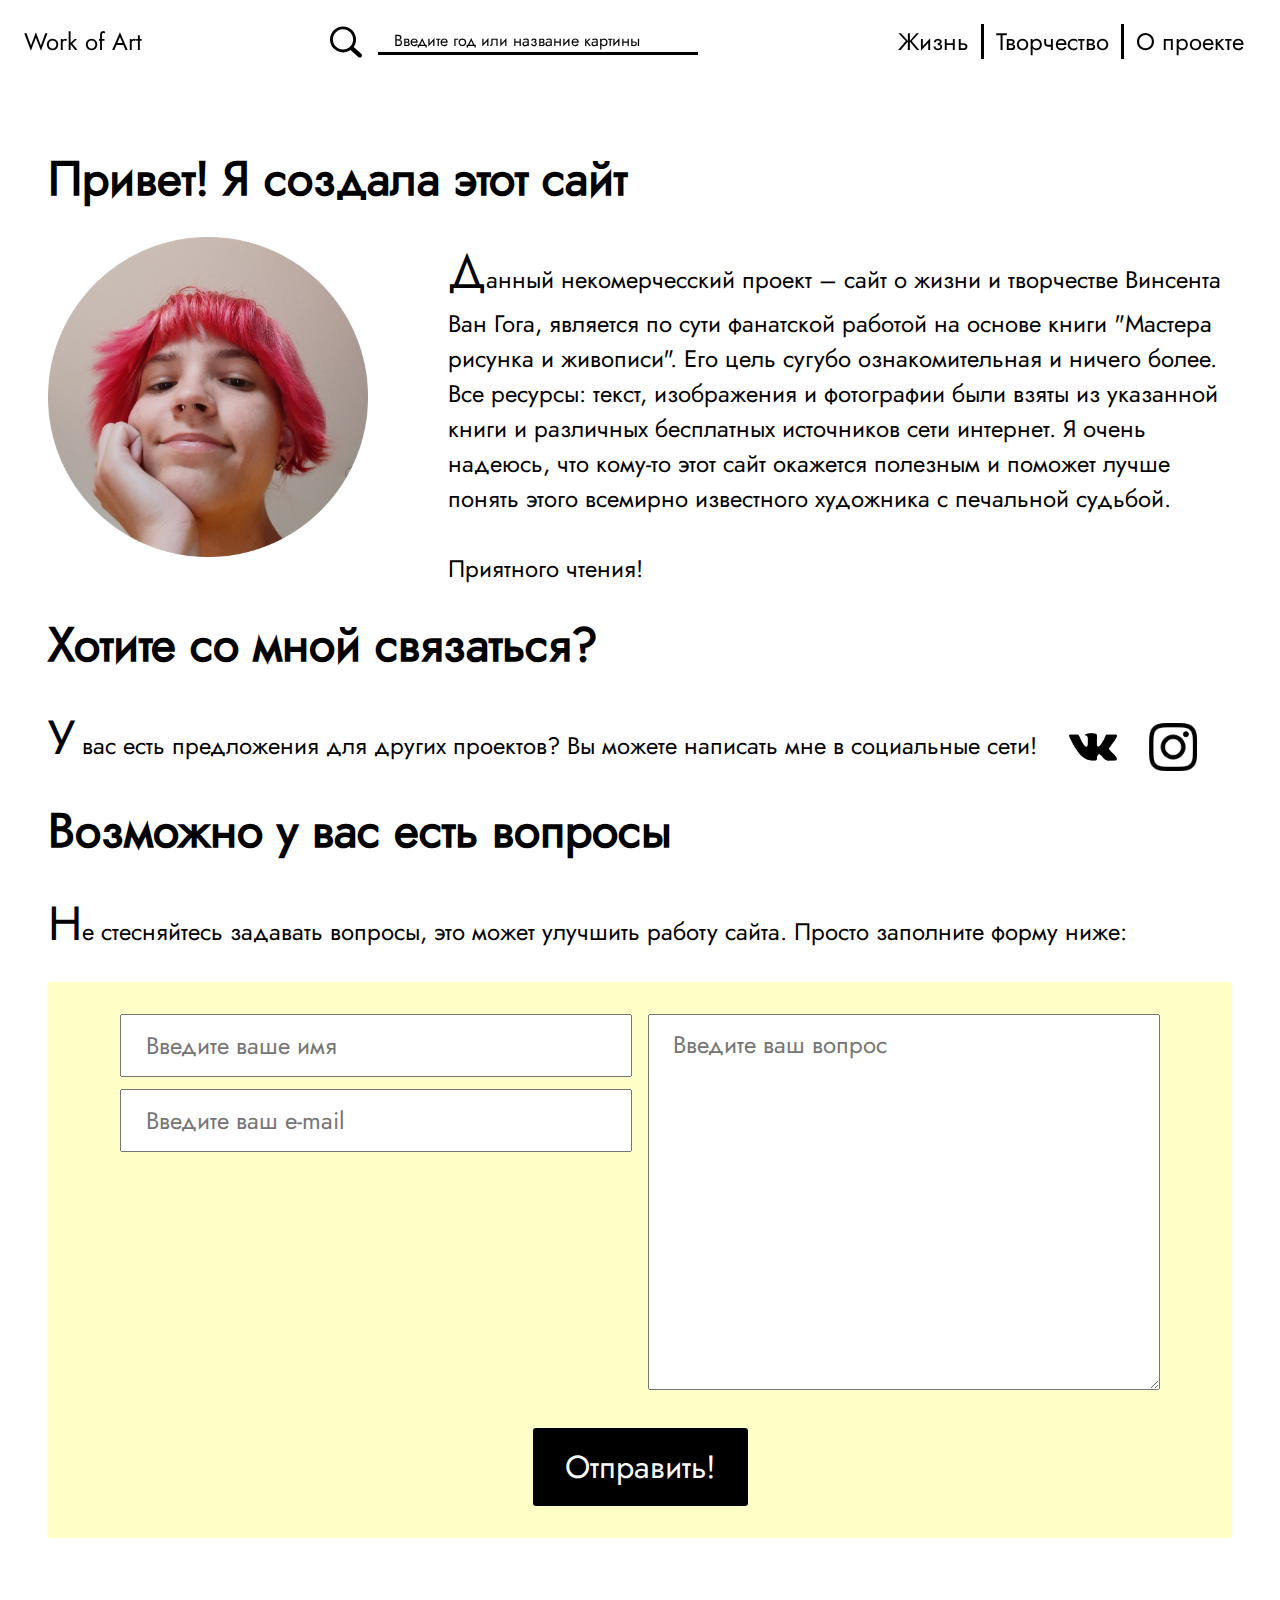
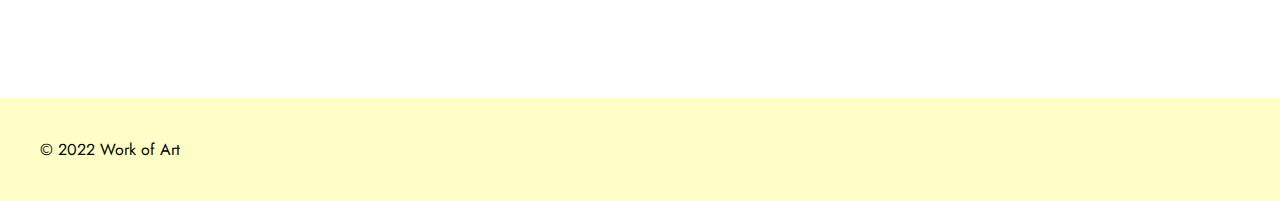
<file: about.html>
<!DOCTYPE html>
<html lang="en">

<head>
    <meta charset="UTF-8">
    <meta http-equiv="X-UA-Compatible" content="IE=edge">
    <meta name="viewport" content="width=device-width, initial-scale=1.0">
    <link rel="stylesheet" href="./style.css">
    <title>О проекте</title>
</head>

<body>
    <header>
        <div class="logo">
            <a href="./index.html">Work of Art</a>
        </div>
        <form action="./gallery.html" class="search">
            <label for="globalsearch">
                <svg version="1.1" id="Layer_1" xmlns="http://www.w3.org/2000/svg"
                    xmlns:xlink="http://www.w3.org/1999/xlink" x="0px" y="0px" width="32" height="32"
                    viewBox="0 0 122.879 119.799" enable-background="new 0 0 122.879 119.799" xml:space="preserve">
                    <g>
                        <path
                            d="M49.988,0h0.016v0.007C63.803,0.011,76.298,5.608,85.34,14.652c9.027,9.031,14.619,21.515,14.628,35.303h0.007v0.033v0.04 h-0.007c-0.005,5.557-0.917,10.905-2.594,15.892c-0.281,0.837-0.575,1.641-0.877,2.409v0.007c-1.446,3.66-3.315,7.12-5.547,10.307 l29.082,26.139l0.018,0.016l0.157,0.146l0.011,0.011c1.642,1.563,2.536,3.656,2.649,5.78c0.11,2.1-0.543,4.248-1.979,5.971 l-0.011,0.016l-0.175,0.203l-0.035,0.035l-0.146,0.16l-0.016,0.021c-1.565,1.642-3.654,2.534-5.78,2.646 c-2.097,0.111-4.247-0.54-5.971-1.978l-0.015-0.011l-0.204-0.175l-0.029-0.024L78.761,90.865c-0.88,0.62-1.778,1.209-2.687,1.765 c-1.233,0.755-2.51,1.466-3.813,2.115c-6.699,3.342-14.269,5.222-22.272,5.222v0.007h-0.016v-0.007 c-13.799-0.004-26.296-5.601-35.338-14.645C5.605,76.291,0.016,63.805,0.007,50.021H0v-0.033v-0.016h0.007 c0.004-13.799,5.601-26.296,14.645-35.338C23.683,5.608,36.167,0.016,49.955,0.007V0H49.988L49.988,0z M50.004,11.21v0.007h-0.016 h-0.033V11.21c-10.686,0.007-20.372,4.35-27.384,11.359C15.56,29.578,11.213,39.274,11.21,49.973h0.007v0.016v0.033H11.21 c0.007,10.686,4.347,20.367,11.359,27.381c7.009,7.012,16.705,11.359,27.403,11.361v-0.007h0.016h0.033v0.007 c10.686-0.007,20.368-4.348,27.382-11.359c7.011-7.009,11.358-16.702,11.36-27.4h-0.006v-0.016v-0.033h0.006 c-0.006-10.686-4.35-20.372-11.358-27.384C70.396,15.56,60.703,11.213,50.004,11.21L50.004,11.21z" />
                    </g>
                </svg>
            </label>
            <input type="search" name="q" id="globalsearch" placeholder="Введите год или название картины">
        </form>
        <nav id="header-nav">
            <a href="./life.html">Жизнь</a><a href="./gallery.html">Творчество</a><a href="./about.html">О проекте</a>
        </nav>
    </header>

    <div class="content">
        <main>
            <h2>Привет! Я создала этот сайт</h2>
            <div class="flex">
                <img src="./img/Ellipse 7.png" alt="Photo" class="photo">
                <p>Данный некомерчесский проект – сайт о жизни и творчестве Винсента Ван Гога, является по сути фанатской работой на основе книги "Мастера рисунка и живописи". Его цель сугубо ознакомительная и ничего более. Все ресурсы: текст, изображения и фотографии были взяты из указанной книги и различных бесплатных источников сети интернет. Я очень надеюсь, что кому-то этот сайт окажется полезным и поможет лучше понять этого всемирно известного художника с печальной судьбой. <br><br>
                Приятного чтения!
                </p>
            </div>
            <h2>Хотите со мной связаться?</h2>
            <div class="flex align-center">
                <p>У вас есть предложения для других проектов? Вы можете написать мне в социальные сети!</p>
                <a href="https://vk.com/"><img src="./img/vk-logo.png" alt="VK" class="social"></a>
                <a href="https://instagram.com/"><img src="./img/instagram-logo.png" alt="Instagram" class="social"></a>
            </div>
            <h2>Возможно у вас есть вопросы</h2>
            <p>Не стесняйтесь задавать вопросы, это может улучшить работу сайта. Просто заполните форму ниже:</p>
            <form action="mailto:polly_maltseva@outlook.com" class="contact-me">
                <div class="flex">
                    <div class="contact">
                        <input type="text" name="subject" id="subject" placeholder="Введите ваше имя">
                        <input type="text" name="email" id="email" placeholder="Введите ваш e-mail">
                    </div>
                    <div class="message">
                        <textarea name="body" id="body" cols="30" rows="10" placeholder="Введите ваш вопрос"></textarea>
                    </div>
                </div>
                <input type="submit" value="Отправить!">
            </form>
        </main>
    </div>

    <footer>
        © 2022 Work of Art
    </footer>

    <script src="./script.js"></script>
</body>

</html>
</file>
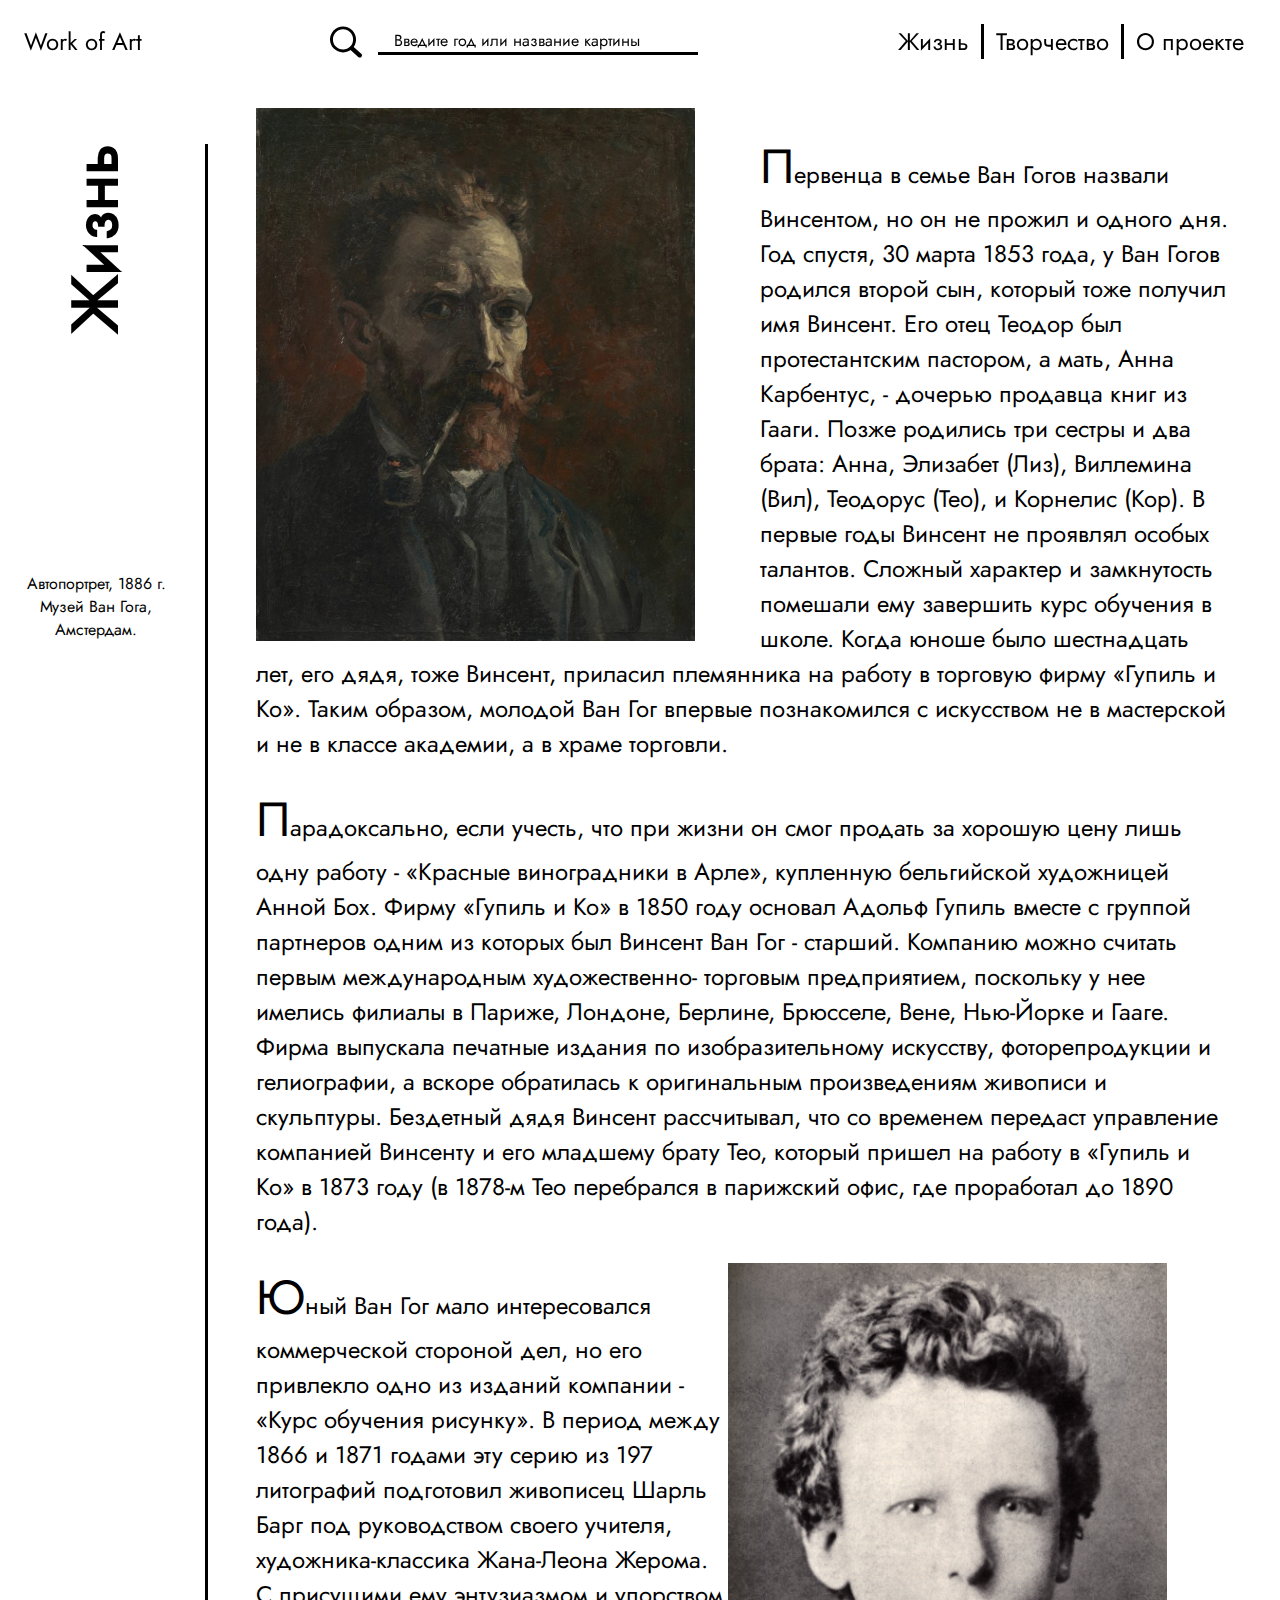
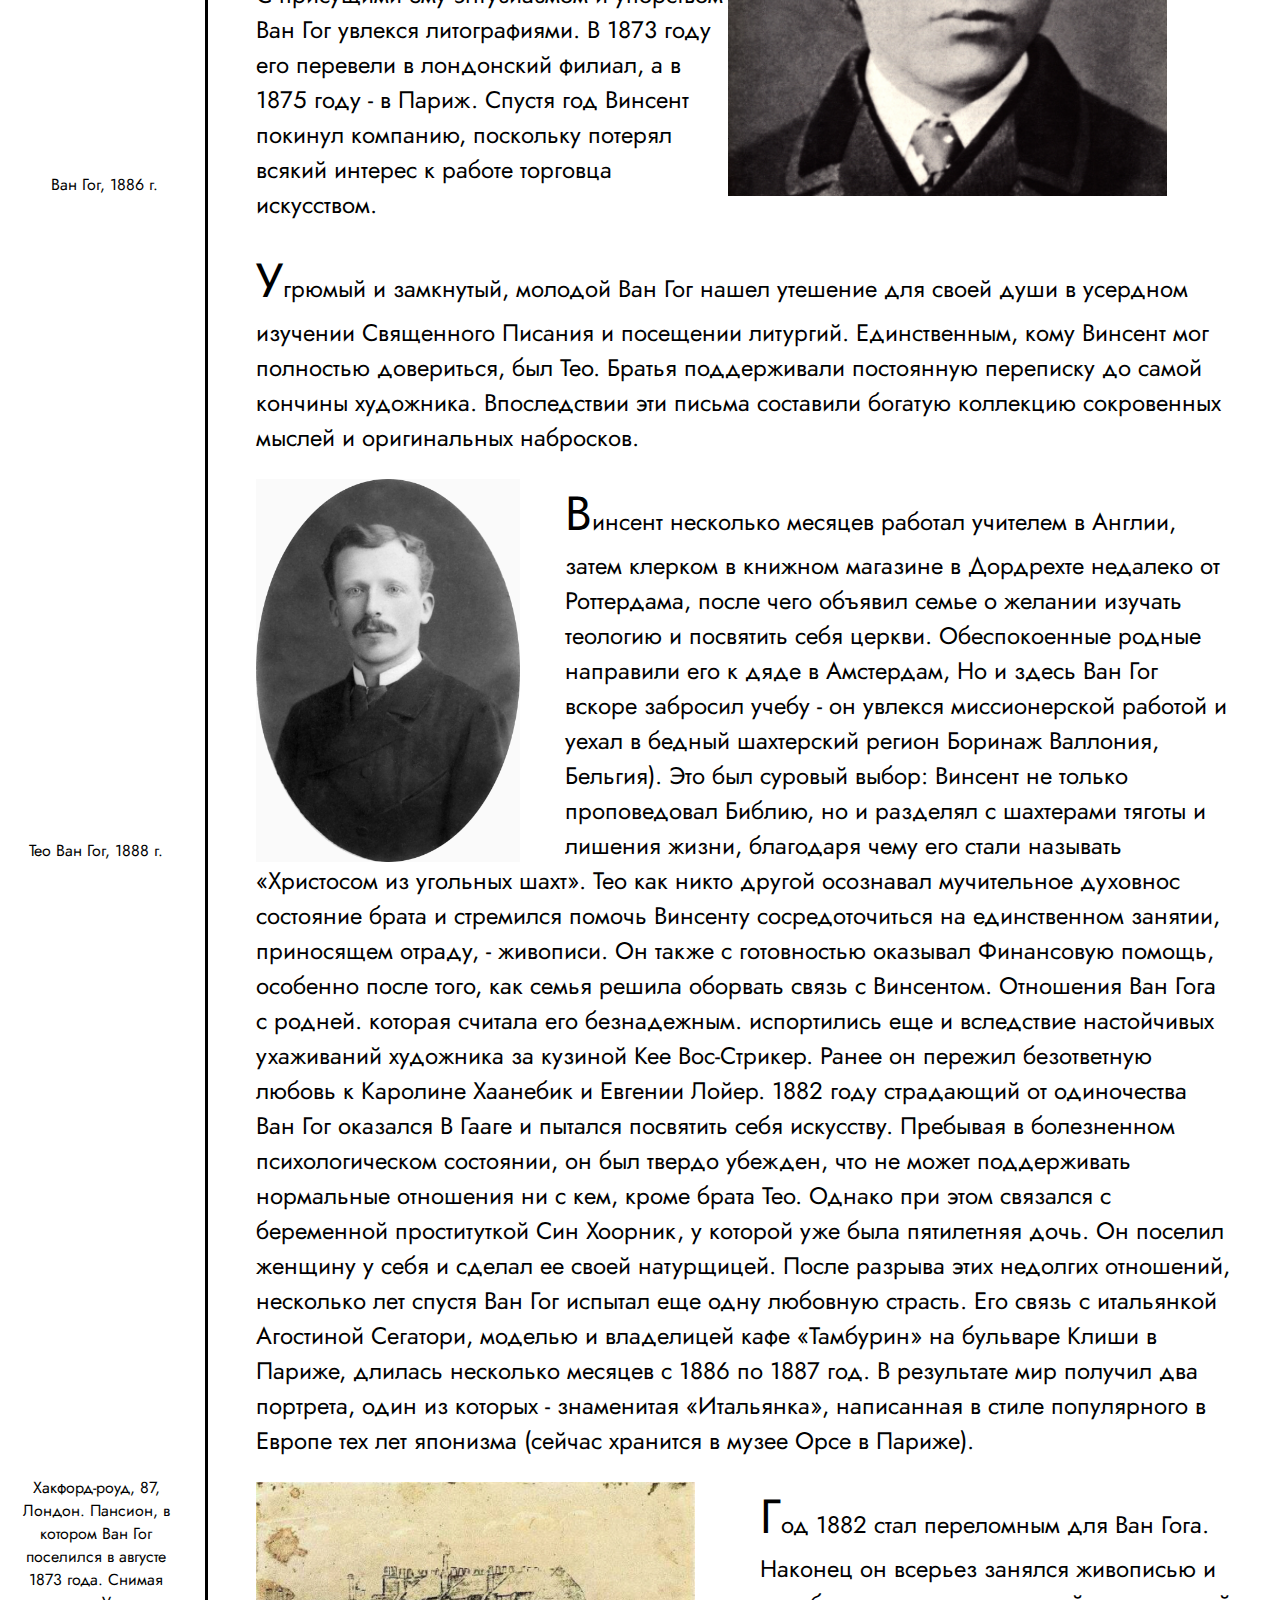
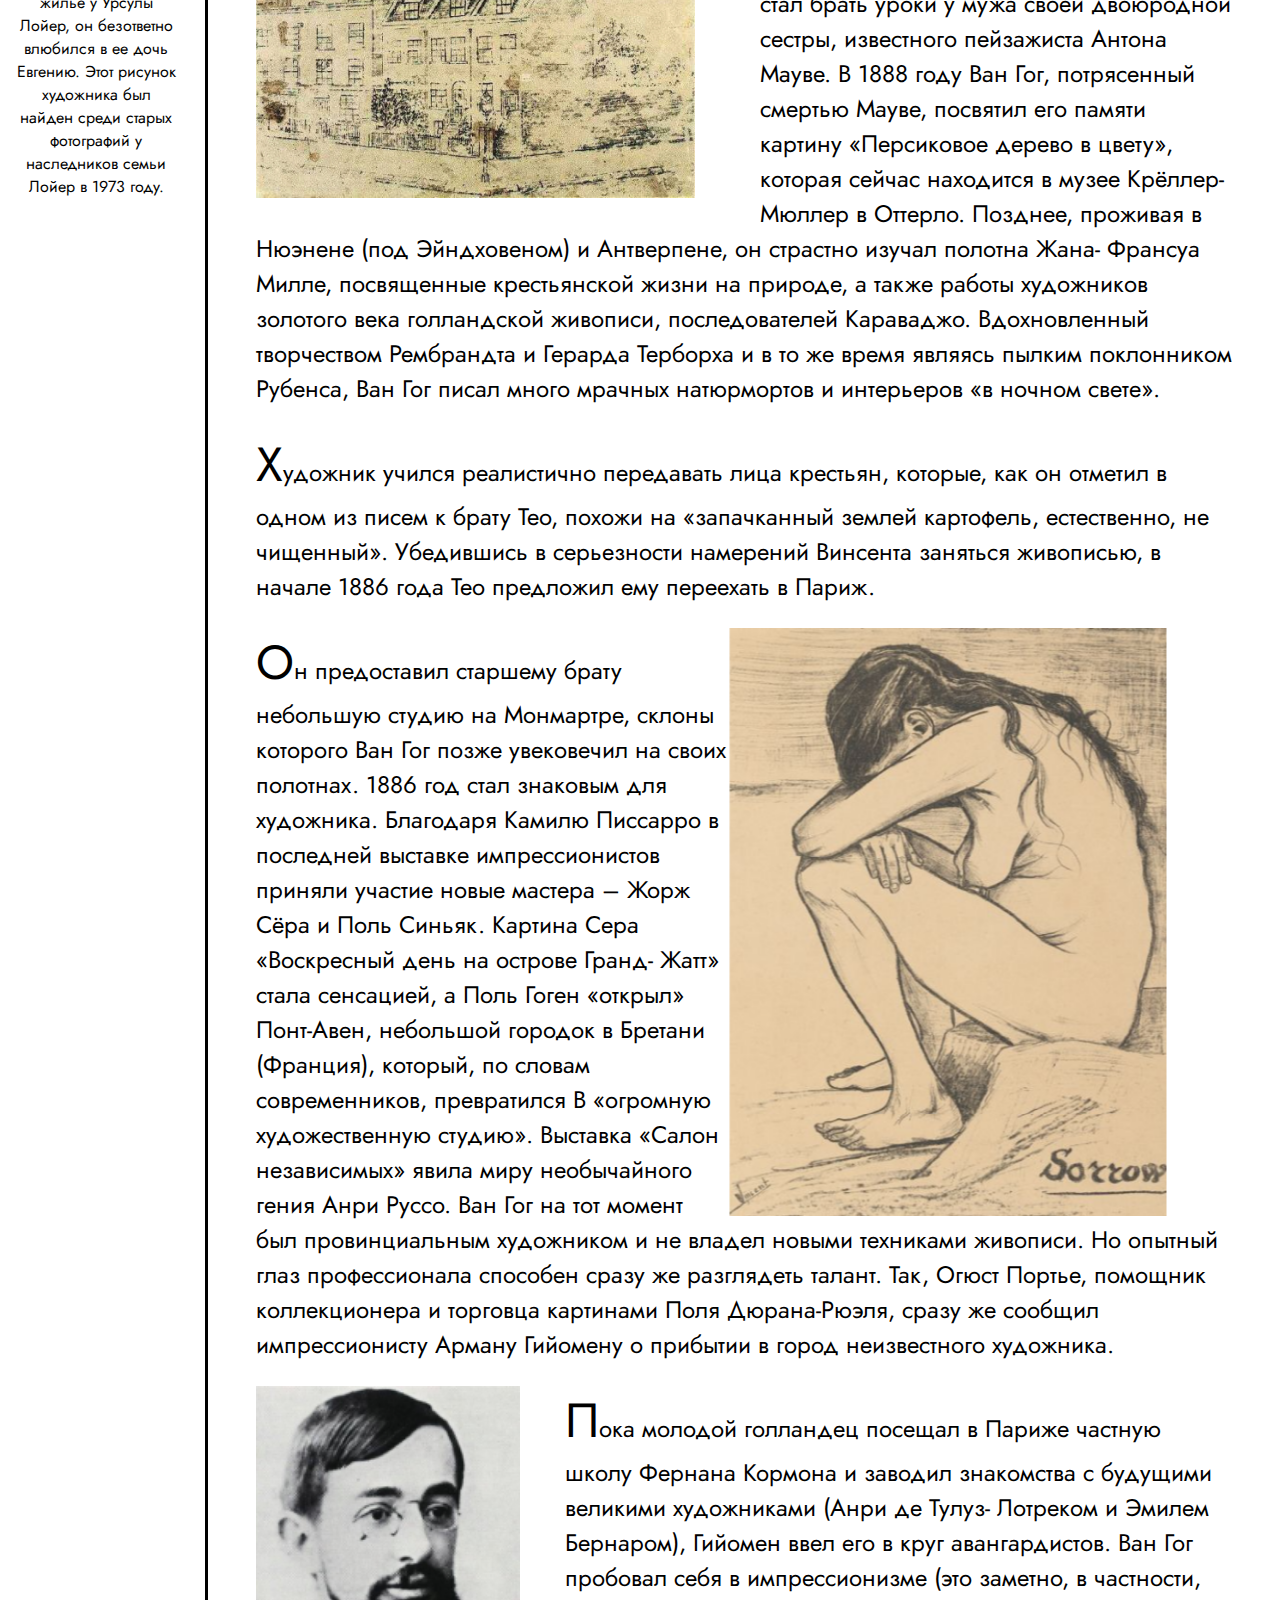
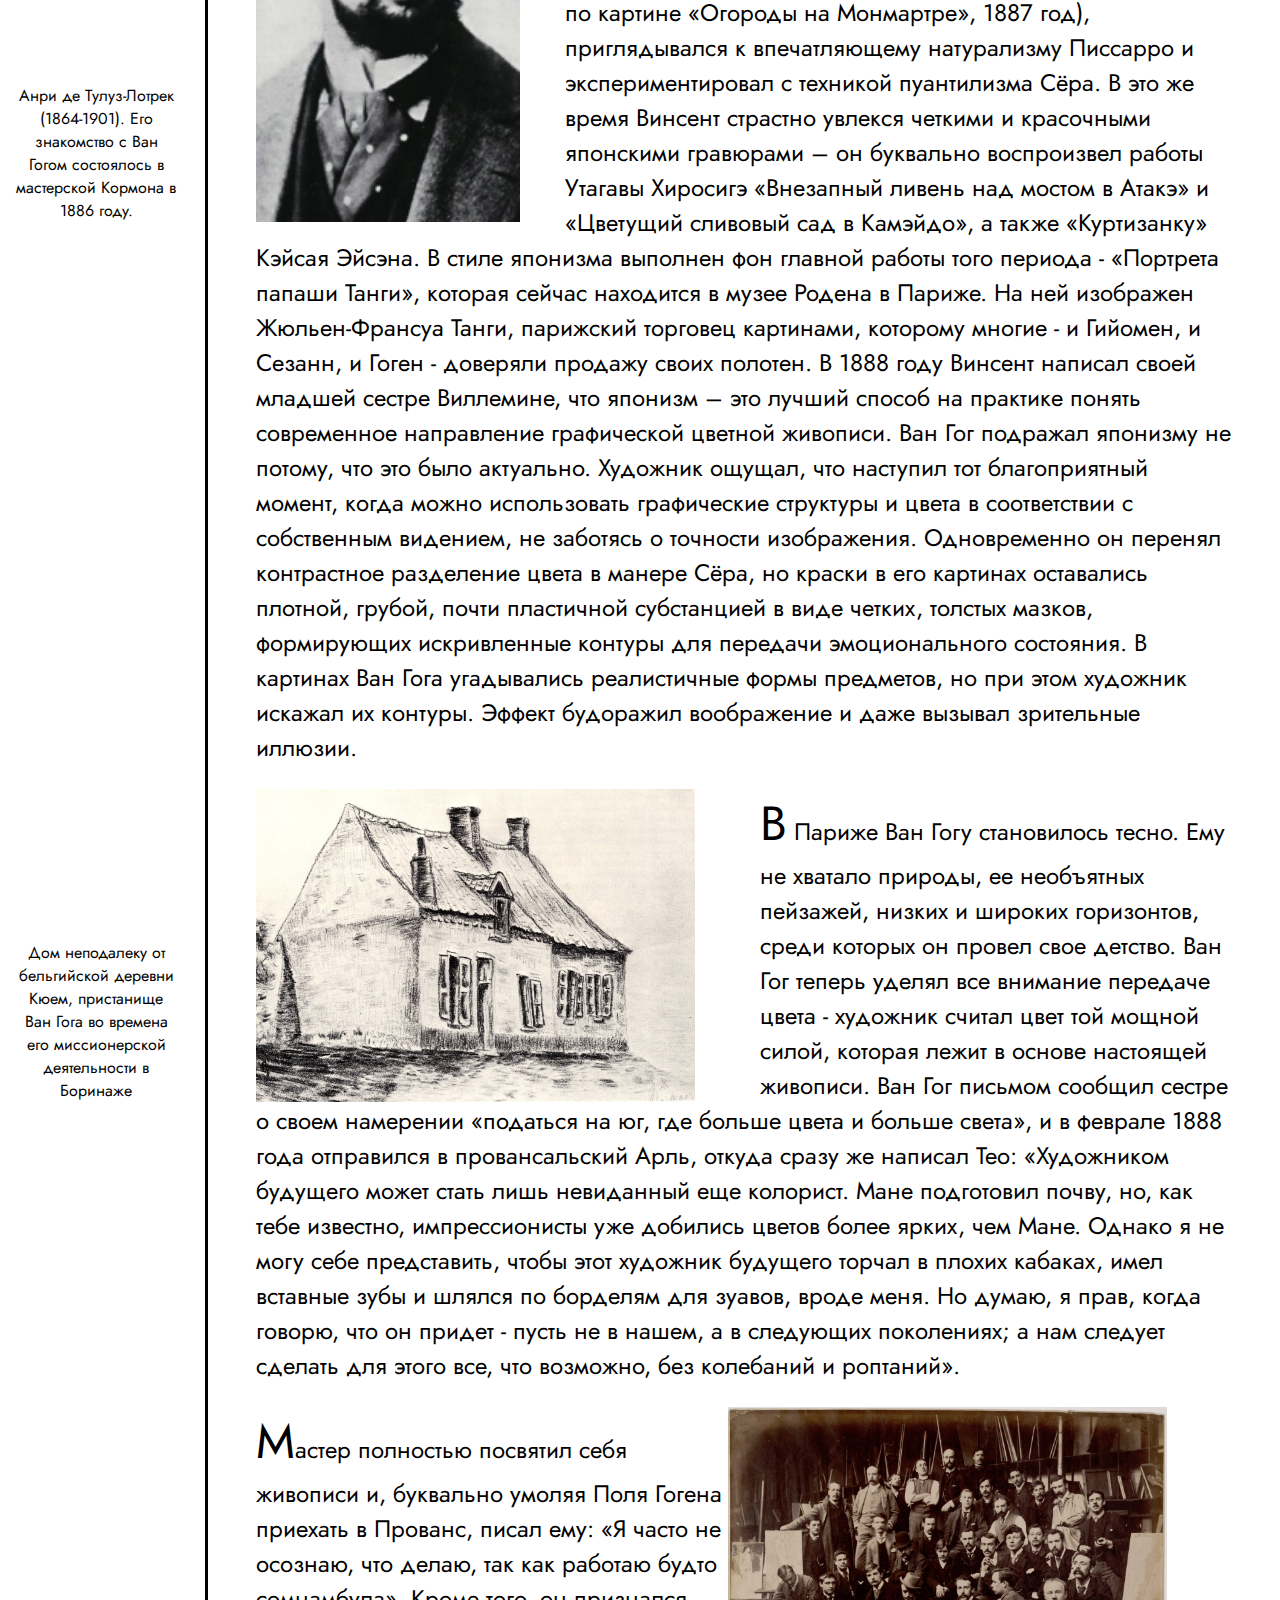
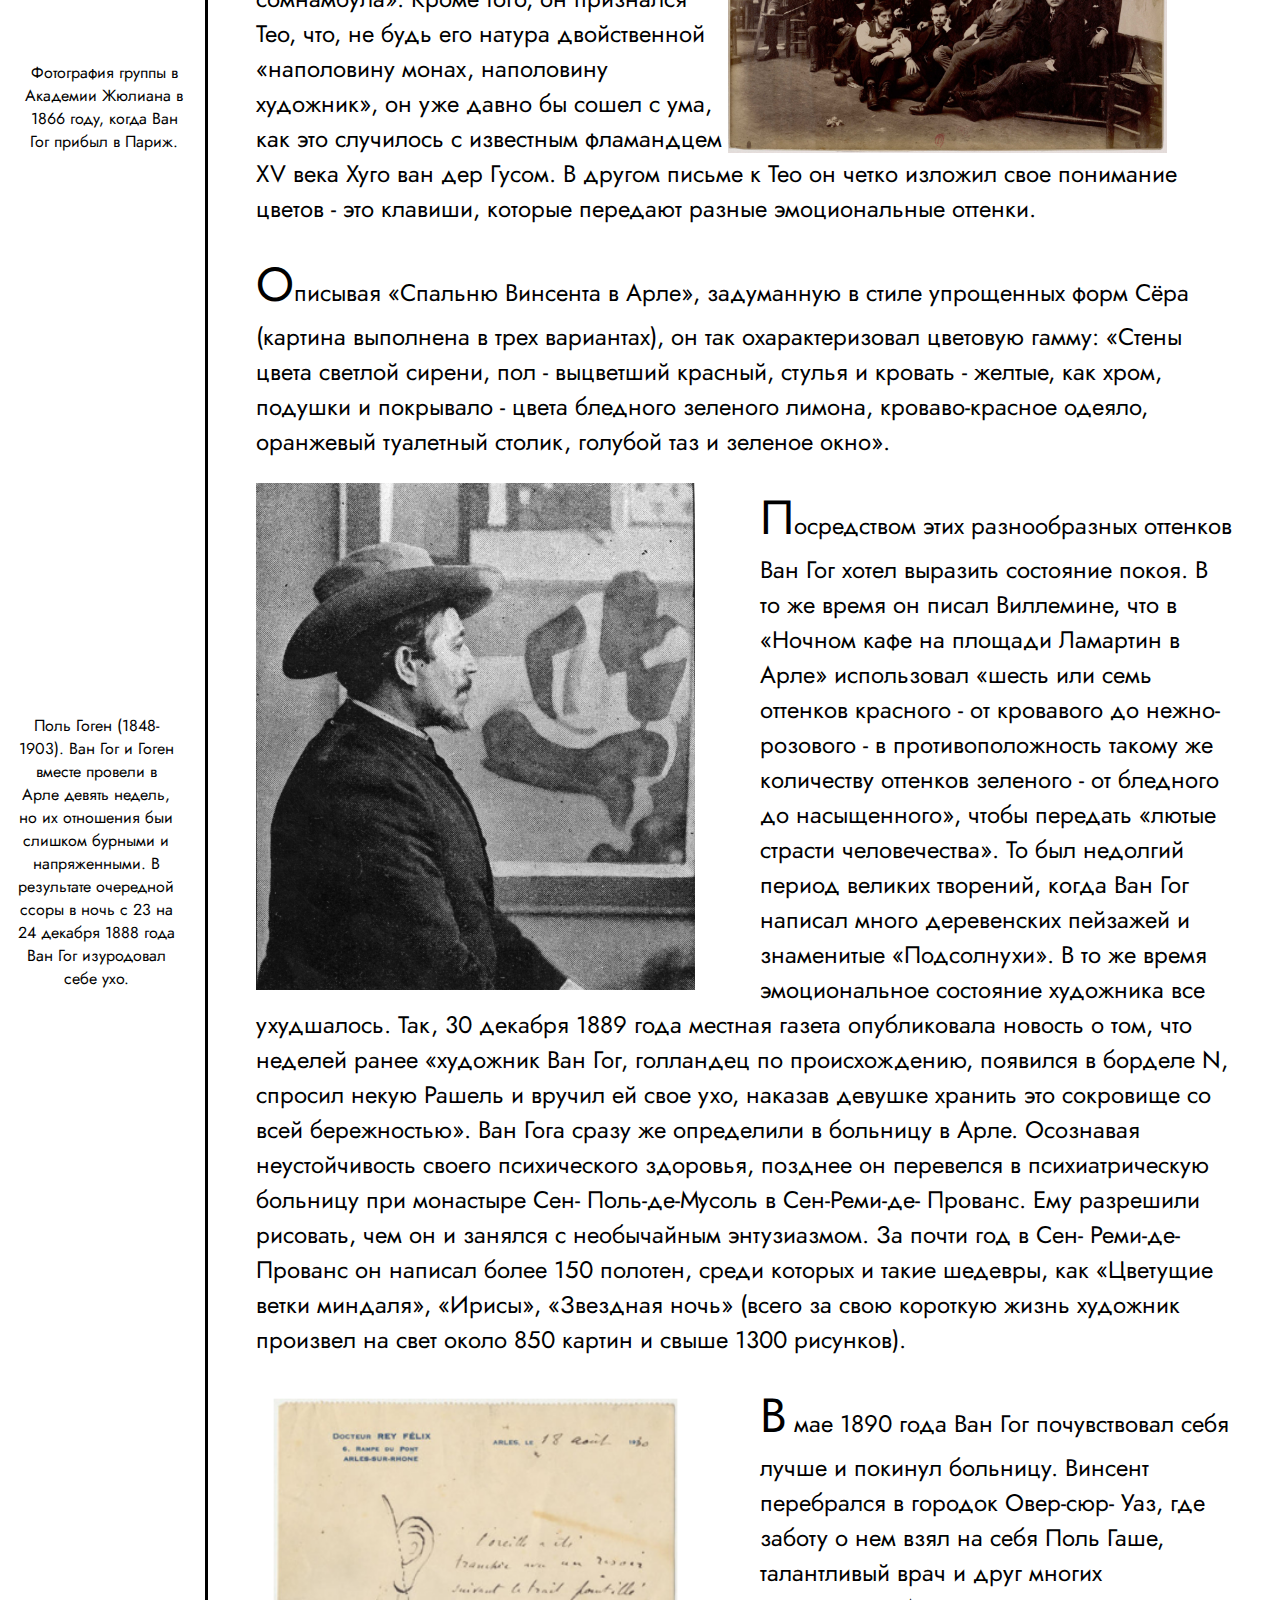
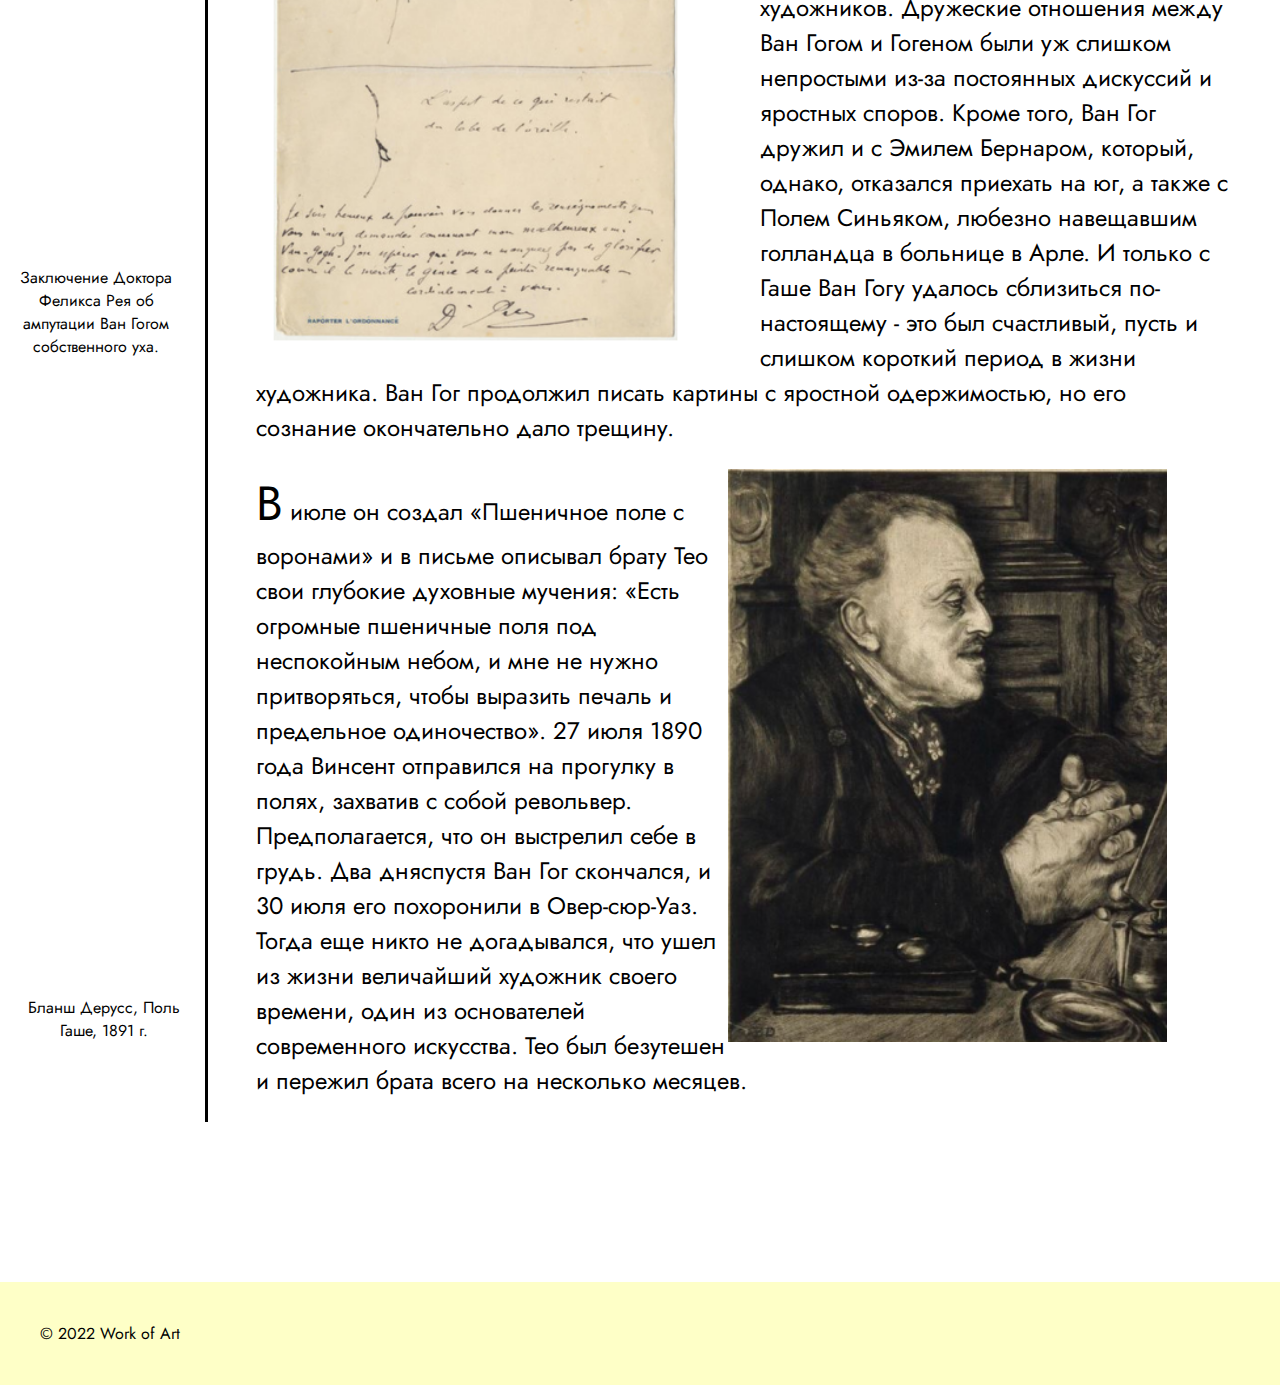
<file: life.html>
<!DOCTYPE html>
<html lang="en">

<head>
    <meta charset="UTF-8">
    <meta http-equiv="X-UA-Compatible" content="IE=edge">
    <meta name="viewport" content="width=device-width, initial-scale=1.0">
    <link rel="stylesheet" href="./style.css">
    <title>Биография</title>
</head>

<body>
    <header>
        <div class="logo">
            <a href="./index.html">Work of Art</a>
        </div>
        <form action="./gallery.html" class="search">
            <label for="globalsearch">
                <svg version="1.1" id="Layer_1" xmlns="http://www.w3.org/2000/svg"
                    xmlns:xlink="http://www.w3.org/1999/xlink" x="0px" y="0px" width="32" height="32"
                    viewBox="0 0 122.879 119.799" enable-background="new 0 0 122.879 119.799" xml:space="preserve">
                    <g>
                        <path
                            d="M49.988,0h0.016v0.007C63.803,0.011,76.298,5.608,85.34,14.652c9.027,9.031,14.619,21.515,14.628,35.303h0.007v0.033v0.04 h-0.007c-0.005,5.557-0.917,10.905-2.594,15.892c-0.281,0.837-0.575,1.641-0.877,2.409v0.007c-1.446,3.66-3.315,7.12-5.547,10.307 l29.082,26.139l0.018,0.016l0.157,0.146l0.011,0.011c1.642,1.563,2.536,3.656,2.649,5.78c0.11,2.1-0.543,4.248-1.979,5.971 l-0.011,0.016l-0.175,0.203l-0.035,0.035l-0.146,0.16l-0.016,0.021c-1.565,1.642-3.654,2.534-5.78,2.646 c-2.097,0.111-4.247-0.54-5.971-1.978l-0.015-0.011l-0.204-0.175l-0.029-0.024L78.761,90.865c-0.88,0.62-1.778,1.209-2.687,1.765 c-1.233,0.755-2.51,1.466-3.813,2.115c-6.699,3.342-14.269,5.222-22.272,5.222v0.007h-0.016v-0.007 c-13.799-0.004-26.296-5.601-35.338-14.645C5.605,76.291,0.016,63.805,0.007,50.021H0v-0.033v-0.016h0.007 c0.004-13.799,5.601-26.296,14.645-35.338C23.683,5.608,36.167,0.016,49.955,0.007V0H49.988L49.988,0z M50.004,11.21v0.007h-0.016 h-0.033V11.21c-10.686,0.007-20.372,4.35-27.384,11.359C15.56,29.578,11.213,39.274,11.21,49.973h0.007v0.016v0.033H11.21 c0.007,10.686,4.347,20.367,11.359,27.381c7.009,7.012,16.705,11.359,27.403,11.361v-0.007h0.016h0.033v0.007 c10.686-0.007,20.368-4.348,27.382-11.359c7.011-7.009,11.358-16.702,11.36-27.4h-0.006v-0.016v-0.033h0.006 c-0.006-10.686-4.35-20.372-11.358-27.384C70.396,15.56,60.703,11.213,50.004,11.21L50.004,11.21z" />
                    </g>
                </svg>
            </label>
            <input type="search" name="q" id="globalsearch" placeholder="Введите год или название картины">
        </form>
        <nav id="header-nav">
            <a href="./life.html">Жизнь</a><a href="./gallery.html">Творчество</a><a href="./about.html">О проекте</a>
        </nav>
    </header>

    <div class="content">
        <aside></aside>
        <main class="life">
            <h1 id="life-header">Жизнь</h1>
            <!-- <div class="flex">
                
            </div> -->
            <figure class="left">
                <img src="./img/darkselfportrait.png" alt="Автопортрет" />
                <figcaption>
                    Автопортрет, 1886 г. Музей Ван Гога, Амстердам.
                </figcaption>
            </figure>
            <p>
                Первенца в семье Ван Гогов назвали Винсентом, но он не прожил и одного дня. Год спустя, 30 марта
                1853
                года, у Ван Гогов родился второй сын, который тоже получил имя Винсент. Его отец Теодор был
                протестантским пастором, а мать, Анна Карбентус, - дочерью продавца книг из Гааги. Позже родились
                три
                сестры и два брата: Анна, Элизабет (Лиз), Виллемина (Вил), Теодорус (Тео), и Корнелис (Кор).
                В первые годы Винсент не проявлял особых талантов. Сложный характер и замкнутость помешали ему
                завершить
                курс обучения в школе. Когда юноше было шестнадцать лет, его дядя, тоже Винсент, приласил племянника
                на
                работу в торговую фирму «Гупиль и Ко».
                Таким образом, молодой Ван Гог впервые познакомился с искусством не
                в мастерской и не в классе
                академии, а в храме торговли.
            </p>
            <p>Парадоксально, если учесть, что
                при жизни он смог продать за
                хорошую цену лишь одну работу -
                «Красные виноградники в Арле»,
                купленную бельгийской
                художницей Анной Бох. Фирму «Гупиль и Ко» в 1850
                году основал Адольф Гупиль
                вместе с группой партнеров
                одним из которых был Винсент
                Ван Гог - старший. Компанию
                можно считать первым международным художественно-
                торговым предприятием,
                поскольку у нее имелись филиалы
                в Париже, Лондоне, Берлине,
                Брюсселе, Вене, Нью-Йорке
                и Гааге. Фирма выпускала печатные
                издания по изобразительному
                искусству, фоторепродукции
                и гелиографии, а вскоре
                обратилась к оригинальным
                произведениям живописи
                и скульптуры. Бездетный дядя
                Винсент рассчитывал, что со
                временем передаст управление
                компанией Винсенту и его
                младшему брату Тео, который
                пришел на работу в «Гупиль
                и Ко» в 1873 году (в 1878-м Тео
                перебрался в парижский офис, где
                проработал до 1890 года).</p>
            <figure class="right">
                <img src="./img/image 2.png" alt="Ван Гог" />
                <figcaption>
                    Ван Гог, 1886 г.
                </figcaption>
            </figure>
            <p>Юный Ван Гог мало интересовался коммерческой стороной дел, но его привлекло одно из изданий компании -
                «Курс обучения рисунку». В период между 1866 и 1871 годами эту серию из 197 литографий подготовил
                живописец Шарль Барг под руководством своего учителя, художника-классика Жана-Леона Жерома. С присущими
                ему энтузиазмом
                и упорством Ван Гог увлекся
                литографиями. В 1873 году его
                перевели в лондонский филиал,
                а в 1875 году - в Париж. Спустя
                год Винсент покинул компанию,
                поскольку потерял
                всякий
                интерес к работе торговца искусством.</p>
            <p>Угрюмый и замкнутый,
                молодой Ван Гог нашел
                утешение для своей души
                в усердном изучении Священного
                Писания и посещении литургий.
                Единственным, кому Винсент мог
                полностью довериться, был Тео.
                Братья поддерживали постоянную
                переписку до самой кончины
                художника. Впоследствии эти
                письма составили богатую коллекцию сокровенных мыслей
                и оригинальных набросков.</p>
            <figure class="left small">
                <img src="./img/Theo_van_Gogh.png" alt="Тео Ван Гог" />
                <figcaption>
                    Тео Ван Гог,
                    1888 г.
                </figcaption>
            </figure>
            <p>Винсент несколько месяцев работал учителем в Англии, затем клерком в книжном магазине в Дордрехте
                недалеко от
                Роттердама, после чего объявил
                семье о желании изучать теологию
                и посвятить себя церкви. Обеспокоенные родные направили его к дяде в Амстердам, Но и здесь Ван Гог
                вскоре забросил
                учебу - он увлекся миссионерской
                работой и уехал в бедный
                шахтерский регион Боринаж
                Валлония, Бельгия).
                Это был суровый выбор:
                Винсент не только проповедовал
                Библию, но и разделял
                с шахтерами тяготы и лишения
                жизни, благодаря чему его стали
                называть «Христосом из угольных
                шахт». Тео как никто другой
                осознавал мучительное духовнос
                состояние брата и стремился
                помочь Винсенту сосредоточиться
                на единственном занятии,
                приносящем отраду, - живописи.
                Он также с готовностью оказывал
                Финансовую помощь, особенно
                после того, как семья решила
                оборвать связь с Винсентом.
                Отношения Ван Гога с родней.
                которая считала его безнадежным.
                испортились еще и вследствие
                настойчивых ухаживаний
                художника за кузиной Кее Вос-Стрикер. Ранее он пережил
                безответную любовь к Каролине
                Хаанебик и Евгении Лойер. 1882 году страдающий от
                одиночества Ван Гог оказался
                B
                Гааге и пытался посвятить
                себя искусству. Пребывая
                в болезненном психологическом
                состоянии, он был твердо убежден,
                что не может поддерживать
                нормальные отношения ни с кем,
                кроме брата Тео. Однако при
                этом связался с беременной
                проституткой Син Хоорник,
                у которой уже была пятилетняя
                дочь. Он поселил женщину у себя
                и сделал ее своей натурщицей.
                После разрыва этих недолгих
                отношений, несколько лет спустя
                Ван Гог испытал еще одну любовную страсть. Его связь
                с итальянкой Агостиной Сегатори,
                моделью и владелицей кафе
                «Тамбурин» на бульваре Клиши
                в Париже, длилась несколько
                месяцев с 1886 по 1887 год.
                В результате мир получил два
                портрета, один из которых -
                знаменитая «Итальянка», написанная
                в стиле популярного
                в Европе тех лет японизма (сейчас
                хранится в музее Орсе в Париже). </p>
            <figure class="left">
                <img src="./img/Hackford_Road.png" alt="Хакфорд-роуд" />
                <figcaption>
                    Хакфорд-роуд, 87,
                    Лондон. Пансион,
                    в котором Ван Гог
                    поселился в августе
                    1873 года. Снимая
                    жилье у Урсулы
                    Лойер, он безответно
                    влюбился в ее дочь
                    Евгению. Этот
                    рисунок художника
                    был найден среди
                    старых фотографий
                    у наследников семьи
                    Лойер в 1973 году.
                </figcaption>
            </figure>
            <p>Год 1882 стал переломным для Ван
                Гога. Наконец он всерьез занялся
                живописью и стал брать уроки
                у мужа своей двоюродной сестры,
                известного пейзажиста Антона
                Mayве. В 1888 году Ван Гог,
                потрясенный смертью Мауве,
                посвятил его памяти картину
                «Персиковое дерево в цвету»,
                которая сейчас находится в музее
                Крёллер-Мюллер в Оттерло.
                Позднее, проживая в Нюэнене
                (под Эйндховеном) и Антверпене,
                он страстно изучал полотна Жана-
                Франсуа Милле, посвященные
                крестьянской жизни на природе,
                а также работы художников
                золотого века голландской
                живописи, последователей
                Караваджо. Вдохновленный
                творчеством Рембрандтa и Герарда
                Терборха и в то же время являясь
                пылким поклонником Рубенса,
                Ван Гог писал много мрачных
                натюрмортов и интерьеров
                «в ночном свете». </p>
            <p>Художник
                учился реалистично передавать
                лица крестьян, которые, как он
                отметил в одном из писем к брату
                Тео, похожи на «запачканный
                землей картофель, естественно,
                не чищенный».
                Убедившись в серьезности
                намерений Винсента заняться
                живописью, в начале 1886 года Тео
                предложил ему переехать в Париж. </p>
            <figure class="right">
                <img src="./img/image 9.png" alt="Скетч" />
                <figcaption>
                    <!--  -->
                </figcaption>
            </figure>
            <p>Он предоставил старшему брату
                небольшую студию на Монмартре,
                склоны которого Ван Гог позже
                увековечил на своих полотнах.
                1886 год стал знаковым для
                художника. Благодаря Камилю
                Писсарро в последней выставке
                импрессионистов приняли участие
                новые мастера – Жорж Сёра
                и Поль Синьяк. Картина Сера
                «Воскресный день на острове Гранд-
                Жатт» стала сенсацией, а Поль
                Гоген «открыл» Понт-Авен,
                небольшой городок в Бретани
                (Франция), который, по словам
                современников, превратился
                В «огромную художественную студию». Выставка «Салон
                независимых» явила миру
                необычайного гения Анри Руссо.
                Ван Гог на тот момент
                был
                провинциальным художником
                и не владел новыми техниками
                живописи. Но опытный глаз
                профессионала способен
                сразу же разглядеть талант. Так, Огюст Портье, помощник
                коллекционера и торговца
                картинами Поля Дюрана-Рюэля,
                сразу же сообщил импрессионисту
                Арману Гийомену о прибытии
                в город неизвестного художника.</p>
            <figure class="left small">
                <img src="./img/image 12.png" alt="Анри де Тулуз-Лотрек" />
                <figcaption>
                    Анри де Тулуз-Лотрек (1864-1901). Его знакомство с Ван Гогом состоялось в мастерской Кормона в 1886
                    году.
                </figcaption>
            </figure>
            <p>Пока молодой голландец
                посещал в Париже частную школу
                Фернана Кормона и заводил
                знакомства с будущими великими
                художниками (Анри де Тулуз-
                Лотреком и Эмилем Бернаром),
                Гийомен ввел его в круг
                авангардистов.
                Ван Гог пробовал себя
                в импрессионизме (это заметно,
                в частности, по картине «Огороды
                на Монмартре», 1887 год),
                приглядывался к впечатляющему
                натурализму Писсарро
                и экспериментировал с техникой
                пуантилизма Сёра. В это же время
                Винсент страстно увлекся четкими
                и красочными японскими
                гравюрами – он буквально
                воспроизвел работы Утагавы
                Хиросигэ «Внезапный ливень над
                мостом в Атакэ» и «Цветущий
                сливовый сад в Камэйдо», а также
                «Куртизанку» Кэйсая Эйсэна.
                В стиле японизма выполнен
                фон главной работы того периода -
                «Портрета папаши Танги»,
                которая сейчас находится в музее
                Родена в Париже. На ней
                изображен Жюльен-Франсуа
                Танги, парижский торговец
                картинами, которому многие -
                и Гийомен, и Сезанн, и Гоген -
                доверяли продажу своих полотен.
                В 1888 году Винсент написал
                своей младшей сестре Виллемине,
                что японизм – это лучший способ
                на практике понять современное
                направление графической цветной
                живописи.
                Ван Гог подражал японизму не
                потому, что это было актуально.
                Художник ощущал, что наступил
                тот благоприятный момент, когда
                можно использовать графические
                структуры и цвета в соответствии
                с собственным видением, не
                заботясь о точности изображения.
                Одновременно он перенял
                контрастное разделение цвета
                в манере Сёра, но краски в его картинах оставались плотной,
                грубой, почти пластичной
                субстанцией в виде четких,
                толстых мазков, формирующих искривленные контуры для
                передачи эмоционального
                состояния. В картинах Ван Гога
                угадывались реалистичные формы
                предметов, но при этом художник
                искажал их контуры. Эффект
                будоражил воображение и даже
                вызывал зрительные иллюзии.</p>
            <figure class="left">
                <img src="./img/image 10.png" alt="Дом" />
                <figcaption>
                    Дом неподалеку от бельгийской деревни Кюем, пристанище Ван Гога во времена его миссионерской
                    деятельности в Боринаже
                </figcaption>
            </figure>
            <p>B
                Париже Ван Гогу становилось
                тесно. Ему не хватало
                природы, ее необъятных пейзажей,
                низких и широких горизонтов,
                среди которых он провел свое
                детство. Ван Гог теперь уделял
                все внимание передаче цвета -
                художник считал цвет той мощной
                силой, которая лежит в основе
                настоящей живописи.
                Ван Гог письмом сообщил
                сестре о своем намерении «податься на юг, где больше цвета и больше света», и в феврале 1888 года
                отправился в провансальский Арль, откуда сразу же написал Тео: «Художником
                будущего может стать лишь
                невиданный еще колорист. Мане
                подготовил почву, но, как тебе
                известно, импрессионисты уже
                добились цветов более ярких, чем
                Мане. Однако я не могу
                себе
                представить, чтобы этот художник
                будущего торчал в плохих кабаках,
                имел вставные зубы и шлялся по
                борделям для зуавов, вроде меня.
                Но думаю, я прав, когда говорю,
                что он придет - пусть не в нашем,
                а в следующих поколениях; а нам
                следует сделать для этого все,
                что возможно, без колебаний
                и роптаний».</p>
            <figure class="right">
                <img src="./img/image 11.png" alt="1866" />
                <figcaption>
                    Фотография группы в Академии Жюлиана в 1866 году, когда Ван Гог прибыл в Париж.
                </figcaption>
            </figure>
            <p>Мастер полностью посвятил
                себя живописи и, буквально
                умоляя Поля Гогена приехать
                в Прованс, писал ему: «Я часто не
                осознаю, что делаю, так как
                работаю будто сомнамбула».
                Кроме того, он признался Тео, что,
                не будь его натура двойственной
                «наполовину монах, наполовину
                художник», он уже давно бы
                сошел с ума, как это случилось
                с известным фламандцем XV века
                Хуго ван дер Гусом.
                B
                другом письме к Тео он четко
                изложил свое понимание цветов -
                это клавиши, которые передают
                разные эмоциональные оттенки.
            </p>
            <p>Описывая «Спальню Винсента
                в Арле», задуманную в стиле
                упрощенных форм Сёра (картина
                выполнена в трех вариантах), он так охарактеризовал цветовую
                гамму: «Стены цвета светлой
                сирени, пол - выцветший красный,
                стулья и кровать - желтые, как
                хром, подушки и покрывало -
                цвета бледного зеленого лимона,
                кроваво-красное одеяло,
                оранжевый туалетный столик,
                голубой таз и зеленое окно».</p>
            <figure class="left">
                <img src="./img/image 14.png" alt="Поль Гоген" />
                <figcaption>
                    Поль Гоген (1848-1903). Ван Гог и Гоген вместе провели в Арле девять недель, но их отношения быи
                    слишком бурными и напряженными. В результате очередной ссоры в ночь с 23 на 24 декабря 1888 года Ван
                    Гог изуродовал себе ухо.
                </figcaption>
            </figure>
            <p>Посредством этих разнообразных оттенков Ван Гог хотел выразить
                состояние покоя. В то же время он
                писал Виллемине, что в «Ночном
                кафе на площади Ламартин
                в Арле» использовал «шесть или
                семь оттенков красного - от
                кровавого до нежно-розового -
                в противоположность такому же
                количеству оттенков зеленого - от
                бледного до насыщенного», чтобы
                передать «лютые страсти
                человечества». То был недолгий
                период великих творений, когда
                Ван Гог написал много деревенских
                пейзажей и знаменитые
                «Подсолнухи». В то же время
                эмоциональное состояние
                художника все ухудшалось. Так,
                30 декабря 1889 года местная
                газета опубликовала новость о том,
                что неделей ранее «художник Ван
                Гог, голландец по происхождению,
                появился в борделе N, спросил
                некую Рашель и вручил ей свое
                ухо, наказав девушке хранить это
                сокровище со всей бережностью».
                Ван Гога сразу же определили
                в больницу в Арле. Осознавая
                неустойчивость своего
                психического здоровья, позднее он
                перевелся в психиатрическую
                больницу при монастыре Сен-
                Поль-де-Мусоль в Сен-Реми-де-
                Прованс. Ему разрешили рисовать,
                чем он и занялся с необычайным
                энтузиазмом. За почти год в Сен-
                Реми-де-Прованс он написал более
                150 полотен, среди которых
                и такие шедевры, как «Цветущие
                ветки миндаля», «Ирисы»,
                «Звездная ночь» (всего за свою
                короткую жизнь художник
                произвел на свет около 850 картин
                и свыше 1300 рисунков).</p>
            <figure class="left">
                <img src="./img/image 15.png" alt="Заключение" />
                <figcaption>
                    Заключение Доктора Феликса Рея об ампутации Ван Гогом собственного уха.
                </figcaption>
            </figure>
            <p>В мае 1890 года Ван Гог
                почувствовал себя лучше
                и покинул больницу. Винсент
                перебрался в городок Овер-сюр-
                Уаз, где заботу о нем взял на себя
                Поль Гаше, талантливый врач
                и друг многих художников.
                Дружеские отношения между
                Ван Гогом и Гогеном были уж
                слишком непростыми из-за
                постоянных дискуссий и яростных
                споров. Кроме того, Ван Гог
                дружил и с Эмилем Бернаром,
                который, однако, отказался
                приехать на юг, а также с Полем
                Синьяком, любезно навещавшим
                голландца в больнице в Арле. И только с Гаше Ван Гогу удалось
                сблизиться по-настоящему - это
                был счастливый, пусть и слишком
                короткий период в жизни
                художника. Ван Гог продолжил
                писать картины с яростной
                одержимостью, но его сознание
                окончательно дало трещину.</p>
            <figure class="right">
                <img src="./img/image 16.png" alt="Бланш Дерусс" />
                <figcaption>
                    Бланш Дерусс, Поль Гаше, 1891 г.
                </figcaption>
            </figure>
            <p>В июле он создал «Пшеничное поле
                с воронами» и в письме описывал
                брату Тео свои глубокие духовные
                мучения: «Есть огромные
                пшеничные поля под
                неспокойным небом, и мне не
                нужно притворяться, чтобы
                выразить печаль и предельное
                одиночество». 27 июля 1890 года
                Винсент отправился на прогулку
                в полях, захватив с собой
                револьвер. Предполагается, что он
                выстрелил себе в грудь. Два дняспустя Ван Гог скончался,
                и 30 июля его похоронили в Овер-сюр-Уаз. Тогда еще никто не
                догадывался, что ушел из жизни
                величайший художник своего
                времени, один из основателей
                современного искусства. Тео был
                безутешен и пережил брата всего
                на несколько месяцев.</p>
        </main>
    </div>

    <footer>
        © 2022 Work of Art
    </footer>

    <script src="./script.js"></script>
</body>

</html>
</file>
<file: style.css>
@font-face {
    font-family: "Jost Regular";
    font-weight: 400;
    src: url(./fonts/Jost.ttf);
}

:root {
    --max-content-width: 1400px;
    --border-width: 3px;
    font-size: 16px;
}

* {
    font-family: "Jost Regular", 'sans-serif';
    box-sizing: border-box;
}

body {
    margin: 0;
    padding: 0;
}

header {
    position: fixed;
    top: 0;
    left: 0;
    font-size: 1.5rem;
    display: flex;
    width: 100%;
    padding: 1.5rem;
    z-index: 1;

    --text-color: black;
    --text-shadow: 0 0 5px;
    background-color: #ffffffe0;
}

header.transparent {
    --text-color: white;
    --text-shadow: 0 0 5px rgba(0, 0, 0, .5);
    background-color: transparent;
    text-shadow: var(--text-shadow);
}

head .logo {
    color: var(--text-color);
}

header .logo,
header nav {
    flex-shrink: 0;
}

header .search {
    flex-grow: 1;
    flex-shrink: 1;
    display: flex;
    align-items: center;
    justify-content: center;
    padding: 0 .5em;
}

header .search svg {
    display: block;
    flex-shrink: 0;
    fill: var(--text-color);
    height: 2rem;
    width: 2rem;
}

header .search input {
    background-color: transparent;
    color: var(--text-color);
    font-size: 1rem;
    width: 100%;
    max-width: 320px;
    border: none;
    border-bottom: var(--border-width) solid var(--text-color);
    margin-left: 1em;
    padding: 0 1em;
}

header .search input::placeholder {
    color: var(--text-color);
}

header.transparent .search input::placeholder {
    text-shadow: var(--text-shadow);
    opacity: 1;
}

header a {
    color: var(--text-color);
    text-decoration: none;
}

header nav a {
    padding: 0 .5em;
}

header nav a:not(:first-child) {
    border-left: var(--border-width) solid var(--text-color);
}

.carousel {
    position: relative;
}

.slider {
    height: 100vh;
    display: flex;
    overflow-x: auto;
    overflow-y: hidden;
    scroll-snap-type: x mandatory;
    scroll-behavior: smooth;
    -webkit-overflow-scrolling: touch;
}

/* Hide scrollbar for Chrome, Safari, Edge (new) and Opera */
.slider::-webkit-scrollbar {
    display: none;
}

/* Hide scrollbar for Firefox */
.slider {
    scrollbar-width: none;
}

.controls {
    position: absolute;
    bottom: 0;
    left: 0;
    width: 100%;
    text-align: center;
    padding: 1em 0;
}

.controls a {
    display: inline-block;
    height: 1em;
    width: 1em;
    margin-right: 10px;
    border-radius: 50%;
    border: var(--border-width) solid #fff;
}

.controls a:hover {
    background-color: #fff;
}

.slide {
    height: 100vh;
    width: 100vw;
    background-color: #eaeaea;

    scroll-snap-align: start;
    flex-shrink: 0;
    background-size: cover;
    background-repeat: no-repeat;
    background-position: center;
}

#slide-1 {
    background-image: url("./img/field.png");
}

#slide-2 {
    background-image: url("./img/image\ 47.png");
}

#slide-3 {
    background-image: url("./img/image\ 48.png");
}

#slide-4 {
    background-image: url("./img/image\ 40.png");
}

h1.main-title {
    position: absolute;
    z-index: 1;
    top: 50%;
    left: 50%;
    transform: translate(-50%, -100%);
    font-size: 8rem;
    text-shadow: 0 0 5px rgba(0, 0, 0, .5);
    color: #fff;
}

.content {
    display: flex;
    max-width: var(--max-content-width);
    padding-right: auto;
    margin: 9rem auto 0;
}

aside {
    border-right: var(--border-width) solid black;
    width: 13rem;
    flex-shrink: 0;
}

main {
    min-height: 50vh;
    padding: 0 3rem;
}

main.life h1,
main.gallery h1 {
    position: relative;
    width: fit-content;
    font-size: 4rem;
    transform: rotate(-90deg);
    margin: 0;
    margin-bottom: -8rem;
}

#life-header {
    top: 3rem;
    left: -16rem;
}

#gallery-header {
    top: 7rem;
    left: -20rem;
}

h2 {
    font-size: 3rem;
    margin: 0 0 .5em;
    position: relative;
}

.year {
    font-size: 2rem;
    position: absolute;
    left: -13rem;
    top: 50%;
    transform: translateY(-50%);
}

figure {
    margin: 0 1em 0 0;
    position: relative;
    text-align: center;
}

.life figure {
    width: 50%
}

.life figure.small {
    width: 30%;
}

.life figure.left {
    float: left;
}

.life figure.right {
    float: right;
}

@media (max-width: 600px) {
    .life figure {
        width: 100%;
    }

    .life figure.small {
        width: 50%;
    }
}

@media (min-width: 600px) and (max-width: 1400px) {
    .life figure.right figcaption {
        left: -55vw;
    }
}

@media (min-width: 1400px) {
    .life figure.right figcaption {
        left: -48rem;
    }
}

figure img {
    display: block;
    width: 90%;
}

figcaption {
    position: absolute;
    width: 10rem;
    left: -15rem;
}

.gallery figcaption {
    top: 50%;
    transform: translateY(-50%);
    font-size: 1rem;
}

.life figcaption {
    bottom: 0;
}

p {
    font-size: 1.5rem;
}

p::first-letter {
    font-size: 2em;
}

.flex {
    display: flex;
}

.flex p {
    margin-top: 0;
}

.wrap {
    flex-wrap: wrap;
}

.align-center {
    align-items: center;
}

.photo {
    height: 20rem;
    margin-right: 5em;
}

.social {
    width: 3rem;
    height: 3rem;
    margin-left: 2em;
}

.contact-me {
    background: #FEFFC7;
    padding: 2rem 4rem;
}

.message,
.contact {
    width: 50%;
    padding: 0 .5em;
}

textarea {
    resize: vertical;
    width: 100%;
    font-size: 1.5rem;

}

.contact-me input,
.contact-me textarea {
    padding: .5em 1em;
}

.contact-me input[type=text] {
    display: block;
    width: 100%;
    margin-bottom: .5em;
    font-size: 1.5rem;

}

.contact-me input[type=submit] {
    display: block;
    font-size: 2rem;
    color: white;
    margin: 1em auto 0;
    border: none;
    border-radius: 3px;
    background: black;
    cursor: pointer;
}

footer {
    margin-top: 10rem;
    padding: 2.5rem;
    background: #FEFFC7;
}

@media (max-width: 1050px) {
    :root {
        --border-width: 2px;
        font-size: 8px;
    }

    figcaption {
        font-size: 1.3rem;
    }

    h1.main-title {
        font-size: 5rem;
    }

    header nav.hidden {
        display: none;
    }

    header .search input:not(:focus) {
        width: 0;
        padding: 0;
        margin: 0;
    }
}
</file>
